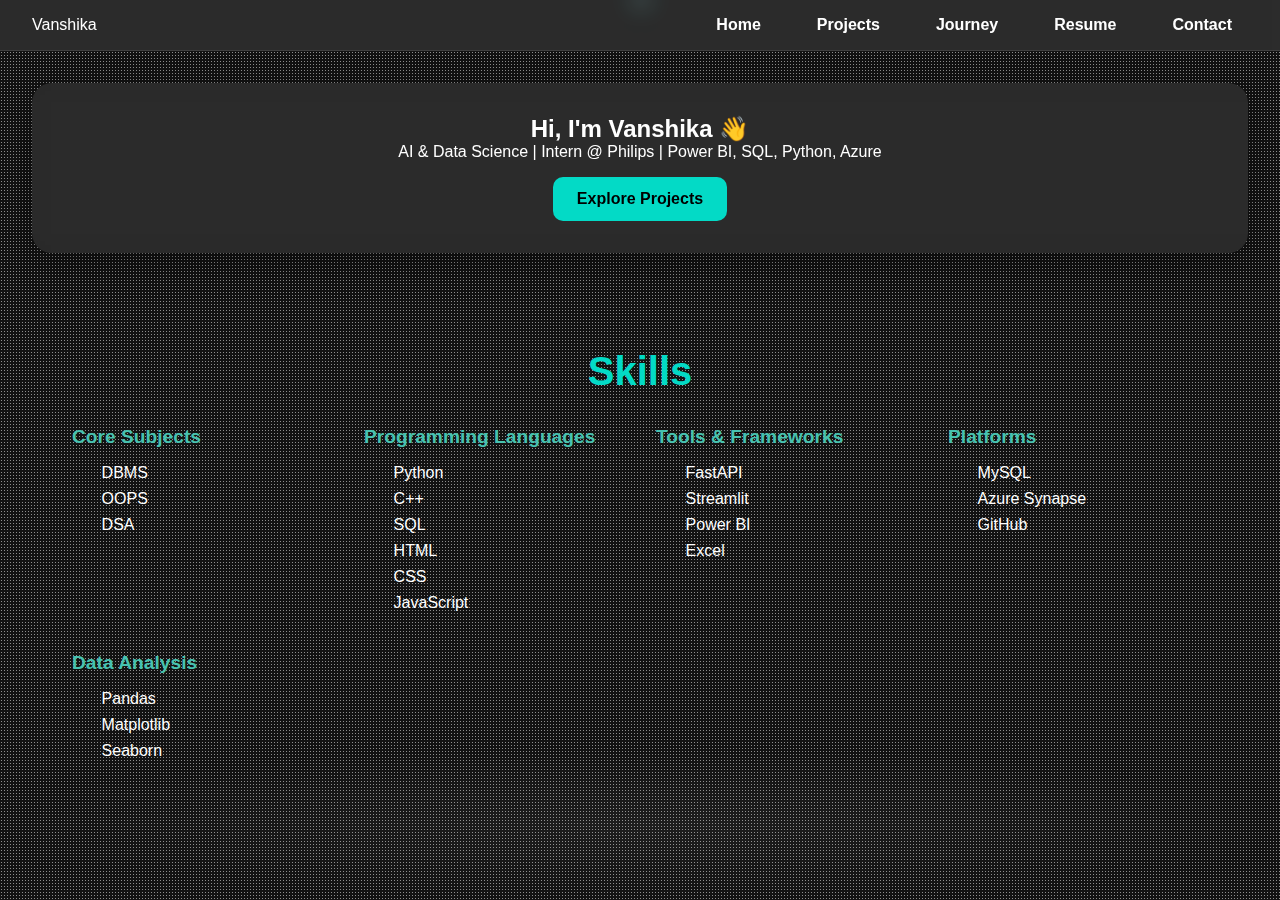
<file: index.html>
<!-- index.html -->
<!DOCTYPE html>
<html lang="en">
<head>
  <meta charset="UTF-8" />
  <meta name="viewport" content="width=device-width, initial-scale=1.0" />
  <title>Vanshika | Portfolio</title>
  <link rel="stylesheet" href="css/style.css" />
</head>
<body>
  <header>
 <nav>
  <div class="logo">Vanshika</div>
  <div class="menu-toggle" id="menu-toggle">
    <i class="fas fa-bars"></i>
  </div>
  <ul class="nav-links" id="nav-links">
    <li><a href="index.html">Home</a></li>
    <li><a href="projects.html">Projects</a></li>
    <li><a href="journey.html">Journey</a></li>
    <li><a href="resume.html">Resume</a></li>
    <li><a href="contact.html">Contact</a></li>
  </ul>
</nav>

  </header>

  <section class="hero glass">
    <h2>Hi, I'm Vanshika 👋</h2>
    <p>AI & Data Science | Intern @ Philips | Power BI, SQL, Python, Azure</p>
    <a href="projects.html" class="btn">Explore Projects</a>
  </section>
  
 <section class="skills-section">
  <h1><i class="fas fa-tools"></i> Skills</h1>

  <div class="skills-container">
    <!-- Core Subjects -->
    <div class="skill-category">
      <h2><i class="fas fa-book-open"></i> Core Subjects</h2>
      <ul>
        <li><i class="fas fa-database"></i> DBMS</li>
        <li><i class="fas fa-cube"></i> OOPS</li>
        <li><i class="fas fa-code-branch"></i> DSA</li>
      </ul>
    </div>

    <!-- Programming Languages -->
    <div class="skill-category">
      <h2><i class="fas fa-code"></i> Programming Languages</h2>
      <ul>
        <li><i class="fab fa-python"></i> Python</li>
        <li><i class="fas fa-code"></i> C++</li>
        <li><i class="fas fa-database"></i> SQL</li>
        <li><i class="fab fa-html5"></i> HTML</li>
        <li><i class="fab fa-css3-alt"></i> CSS</li>
        <li><i class="fab fa-js"></i> JavaScript</li>
      </ul>
    </div>

    <!-- Tools & Frameworks -->
    <div class="skill-category">
      <h2><i class="fas fa-wrench"></i> Tools & Frameworks</h2>
      <ul>
        <li><i class="fas fa-bolt"></i> FastAPI</li>
        <li><i class="fas fa-stream"></i> Streamlit</li>
        <li><i class="fas fa-chart-bar"></i> Power BI</li>
        <li><i class="fab fa-microsoft"></i> Excel</li>
      </ul>
    </div>

    <!-- Platforms -->
    <div class="skill-category">
      <h2><i class="fas fa-cloud"></i> Platforms</h2>
      <ul>
        <li><i class="fas fa-database"></i> MySQL</li>
        <li><i class="fas fa-cloud-upload-alt"></i> Azure Synapse</li>
        <li><i class="fab fa-github"></i> GitHub</li>
      </ul>
    </div>

    <!-- Data Analysis Libraries -->
    <div class="skill-category">
      <h2><i class="fas fa-chart-line"></i> Data Analysis</h2>
      <ul>
        <li><i class="fas fa-table"></i> Pandas</li>
        <li><i class="fas fa-chart-area"></i> Matplotlib</li>
        <li><i class="fas fa-project-diagram"></i> Seaborn</li>
      </ul>
    </div>
  </div>
</section>



  <script src="main.js"></script>
  <script>
  const toggle = document.getElementById('menu-toggle');
  const navLinks = document.getElementById('nav-links');

  toggle.addEventListener('click', () => {
    navLinks.classList.toggle('active');
    toggle.querySelector('i').classList.toggle('fa-times');
    toggle.querySelector('i').classList.toggle('fa-bars');
  });
</script>

</body>
</html>
</file>
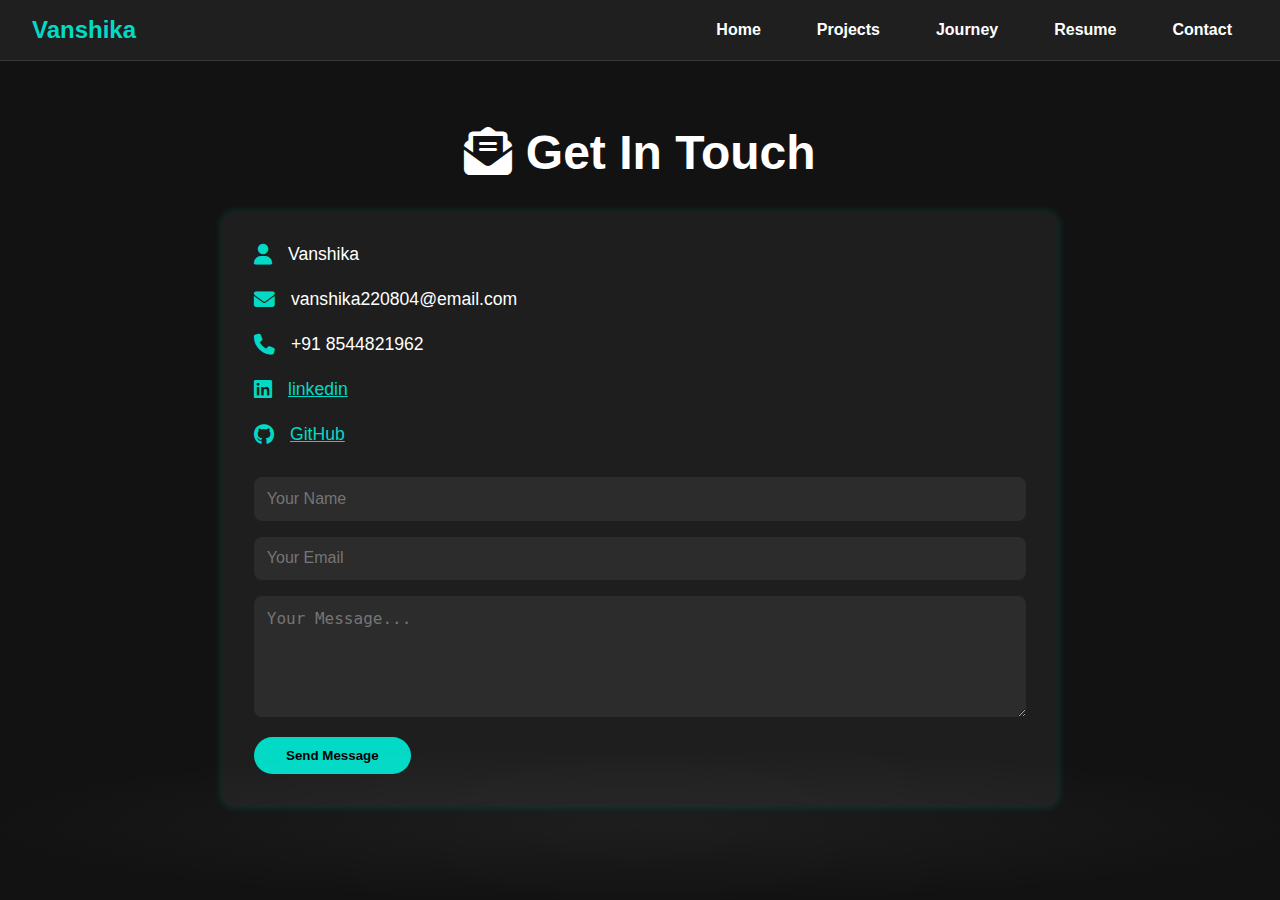
<file: contact.html>
<!DOCTYPE html>
<html lang="en">
<head>
  <meta charset="UTF-8" />
  <meta name="viewport" content="width=device-width, initial-scale=1.0" />
  <title>Contact | Vanshika</title>
  <link rel="stylesheet" href="css/style.css" />
  <link rel="stylesheet" href="https://cdnjs.cloudflare.com/ajax/libs/font-awesome/6.4.0/css/all.min.css" />
  <style>
    body {
      background: #121212;
      color: #fff;
      font-family: 'Segoe UI', sans-serif;
    }

    nav {
      background: #1f1f1f;
      padding: 1rem 2rem;
      display: flex;
      justify-content: space-between;
      align-items: center;
    }

    nav .logo {
      font-size: 1.5rem;
      font-weight: bold;
      color: #03dac6;
    }

    nav ul {
      list-style: none;
      display: flex;
      gap: 1.5rem;
    }

    nav ul li a {
      color: white;
      text-decoration: none;
      font-size: 1rem;
    }

    nav ul li a.active,
    nav ul li a:hover {
      color: #03dac6;
    }

    .contact-section {
      max-width: 900px;
      margin: auto;
      padding: 4rem 2rem;
    }

    .contact-section h1 {
      font-size: 3rem;
      text-align: center;
      margin-bottom: 2rem;
    }

    .contact-container {
      background: #1e1e1e;
      padding: 2rem;
      border-radius: 12px;
      box-shadow: 0 0 10px rgba(3, 218, 198, 0.2);
    }

    .contact-details {
      display: flex;
      flex-direction: column;
      gap: 1.5rem;
    }

    .contact-details div {
      display: flex;
      align-items: center;
      gap: 1rem;
      font-size: 1.1rem;
    }

    .contact-details div i {
      color: #03dac6;
      font-size: 1.3rem;
    }

    .contact-form {
      margin-top: 2rem;
    }

    .contact-form input,
    .contact-form textarea {
      width: 100%;
      padding: 0.8rem;
      margin-bottom: 1rem;
      border: none;
      border-radius: 8px;
      background: #2c2c2c;
      color: white;
      font-size: 1rem;
    }

    .contact-form button {
      background: #03dac6;
      border: none;
      padding: 0.7rem 2rem;
      border-radius: 25px;
      font-weight: bold;
      cursor: pointer;
      color: #000;
      transition: background 0.3s ease;
    }

    .contact-form button:hover {
      background: #00b3a1;
    }
  </style>
</head>
<body>

 <nav>
  <div class="logo">Vanshika</div>
  <div class="menu-toggle" id="menu-toggle">
    <i class="fas fa-bars"></i>
  </div>
  <ul class="nav-links" id="nav-links">
    <li><a href="index.html">Home</a></li>
    <li><a href="projects.html">Projects</a></li>
    <li><a href="journey.html">Journey</a></li>
    <li><a href="resume.html">Resume</a></li>
    <li><a href="contact.html">Contact</a></li>
  </ul>
</nav>


  <section class="contact-section">
    <h1><i class="fas fa-envelope-open-text"></i> Get In Touch</h1>

    <div class="contact-container">
      <div class="contact-details">
        <div><i class="fas fa-user"></i> Vanshika </div>
        <div><i class="fas fa-envelope"></i> vanshika220804@email.com</div>
        <div><i class="fas fa-phone"></i> +91 8544821962</div>
        <div><i class="fab fa-linkedin"></i> <a href="https://linkedin.com/in/vanshika008" target="_blank" style="color: #03dac6;">linkedin</a></div>
        <div><i class="fab fa-github"></i> <a href="https://github.com/vanshu03" target="_blank" style="color: #03dac6;">GitHub</a></div>
      </div>

      <form class="contact-form" action="mailto:vanshika220804@email.com" method="POST" enctype="text/plain">
        <input type="text" name="name" placeholder="Your Name" required />
        <input type="email" name="email" placeholder="Your Email" required />
        <textarea name="message" rows="5" placeholder="Your Message..." required></textarea>
        <button type="submit">Send Message</button>
      </form>
    </div>
  </section>
<script>
  const toggle = document.getElementById('menu-toggle');
  const navLinks = document.getElementById('nav-links');

  toggle.addEventListener('click', () => {
    navLinks.classList.toggle('active');
    toggle.querySelector('i').classList.toggle('fa-times');
    toggle.querySelector('i').classList.toggle('fa-bars');
  });
</script>

</body>
</html>
</file>
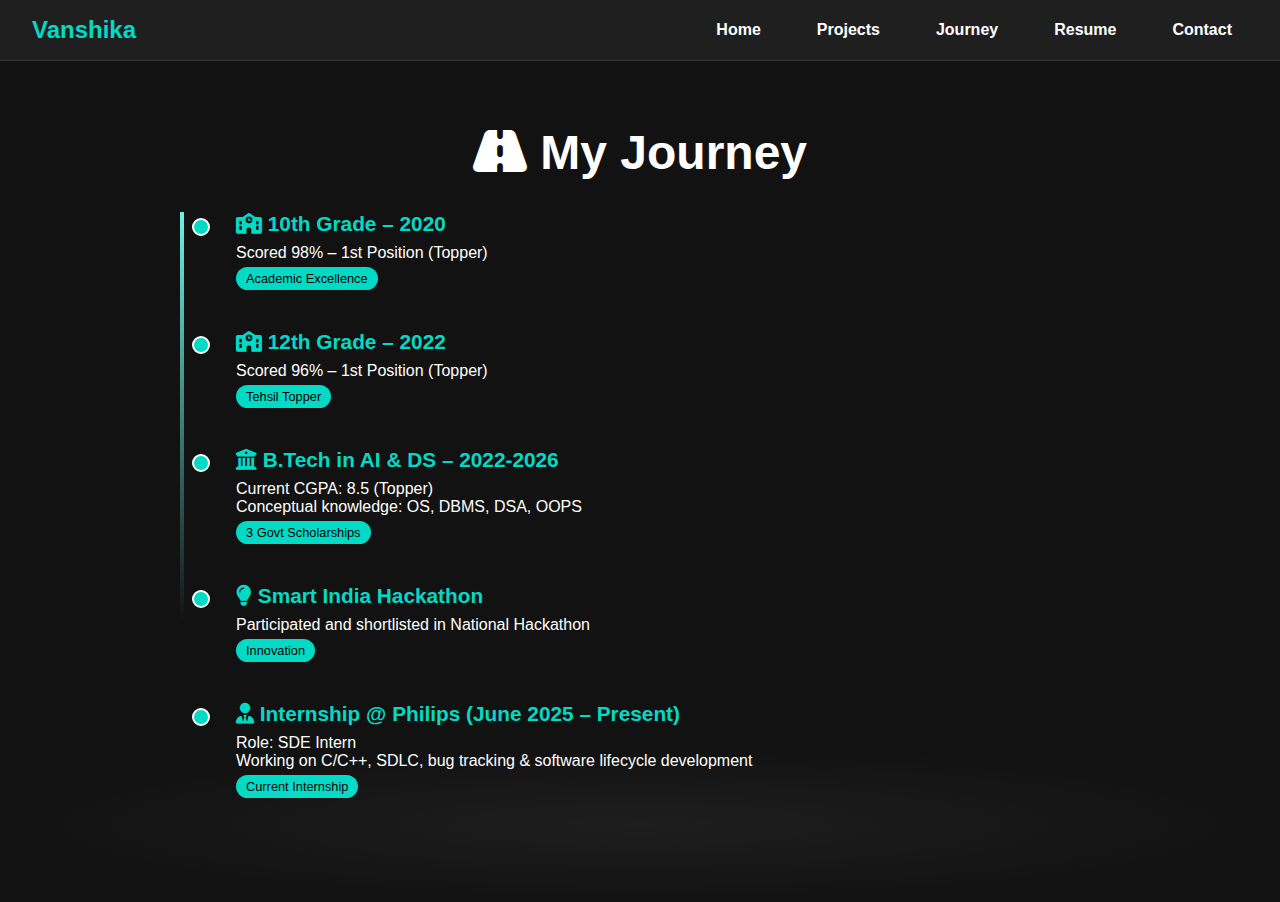
<file: journey.html>
<!DOCTYPE html>
<html lang="en">
<head>
  <meta charset="UTF-8" />
  <meta name="viewport" content="width=device-width, initial-scale=1.0" />
  <title>My Journey | Vanshika</title>
  <link rel="stylesheet" href="css/style.css" />
  <link rel="stylesheet" href="https://cdnjs.cloudflare.com/ajax/libs/font-awesome/6.4.0/css/all.min.css" />
  <style>
    .journey-section {
      max-width: 1000px;
      margin: auto;
      padding: 4rem 2rem;
    }
    .journey-section h1 {
      text-align: center;
      font-size: 3rem;
      margin-bottom: 2rem;
    }

    .timeline {
      position: relative;
      margin: 2rem 0;
      padding-left: 2rem;
    }

    .timeline::before {
      content: '';
      position: absolute;
      top: 0;
      left: 8px;
      width: 4px;
      height: 100%;
      background: linear-gradient(to bottom, #6df1e4, transparent 70%);
      animation: growLine 3s ease-out forwards;
    }

    @keyframes growLine {
      0% { height: 0; }
      100% { height: 100%; }
    }

    .timeline-entry {
      margin-bottom: 2.5rem;
      position: relative;
      padding-left: 2rem;
      opacity: 0;
      transform: translateY(20px);
      transition: all 0.6s ease-out;
    }

    .timeline-entry.visible {
      opacity: 1;
      transform: translateY(0);
    }

    .timeline-entry::before {
      content: '';
      position: absolute;
      left: -12px;
      top: 6px;
      width: 14px;
      height: 14px;
      background: #03dac6;
      border-radius: 50%;
      border: 2px solid #fff;
    }

    .timeline-entry h3 {
      font-size: 1.3rem;
      margin-bottom: 0.5rem;
      color: #03dac6;
    }

    .timeline-entry p {
      margin: 0;
      color: #fff;
    }

    .badge {
      display: inline-block;
      background-color: #03dac6;
      color: #000;
      padding: 4px 10px;
      border-radius: 20px;
      font-size: 0.8rem;
      margin-top: 5px;
    }

    body {
      background: #121212;
      color: white;
      font-family: 'Segoe UI', sans-serif;
    }

    nav {
      background: #1f1f1f;
      padding: 1rem 2rem;
      display: flex;
      justify-content: space-between;
      align-items: center;
    }

    nav .logo {
      font-size: 1.5rem;
      font-weight: bold;
      color: #03dac6;
    }

    nav ul {
      list-style: none;
      display: flex;
      gap: 1.5rem;
    }

    nav ul li a {
      color: white;
      text-decoration: none;
      font-size: 1rem;
      position: relative;
    }

    nav ul li a.active,
    nav ul li a:hover {
      color: #03dac6;
    }
  </style>
</head>
<body>

 <nav>
  <div class="logo">Vanshika</div>
  <div class="menu-toggle" id="menu-toggle">
    <i class="fas fa-bars"></i>
  </div>
  <ul class="nav-links" id="nav-links">
    <li><a href="index.html">Home</a></li>
    <li><a href="projects.html">Projects</a></li>
    <li><a href="journey.html">Journey</a></li>
    <li><a href="resume.html">Resume</a></li>
    <li><a href="contact.html">Contact</a></li>
  </ul>
</nav>


  <section class="journey-section">
    <h1><i class="fas fa-road"></i> My Journey</h1>

    <div class="timeline">
      <div class="timeline-entry">
        <h3><i class="fas fa-school"></i> 10th Grade – 2020</h3>
        <p>Scored 98% – 1st Position (Topper)</p>
        <span class="badge">Academic Excellence</span>
      </div>

      <div class="timeline-entry">
        <h3><i class="fas fa-school"></i> 12th Grade – 2022</h3>
        <p>Scored 96% – 1st Position (Topper)</p>
        <span class="badge">Tehsil Topper</span>
      </div>

      <div class="timeline-entry">
        <h3><i class="fas fa-university"></i> B.Tech in AI & DS – 2022-2026</h3>
        <p>Current CGPA: 8.5 (Topper)<br>Conceptual knowledge: OS, DBMS, DSA, OOPS</p>
        <span class="badge">3 Govt Scholarships</span>
      </div>

      <div class="timeline-entry">
        <h3><i class="fas fa-lightbulb"></i> Smart India Hackathon</h3>
        <p>Participated and shortlisted in National Hackathon</p>
        <span class="badge">Innovation</span>
      </div>

      <div class="timeline-entry">
        <h3><i class="fas fa-user-tie"></i> Internship @ Philips (June 2025 – Present)</h3>
        <p>Role: SDE Intern<br>Working on C/C++, SDLC, bug tracking & software lifecycle development</p>
        <span class="badge">Current Internship</span>
      </div>
    </div>
  </section>

  <script>
    const entries = document.querySelectorAll('.timeline-entry');

    const observer = new IntersectionObserver((entriesObs) => {
      entriesObs.forEach(entry => {
        if (entry.isIntersecting) {
          entry.target.classList.add('visible');
        }
      });
    }, { threshold: 0.2 });

    entries.forEach(entry => observer.observe(entry));
  </script>
<script>
  const toggle = document.getElementById('menu-toggle');
  const navLinks = document.getElementById('nav-links');

  toggle.addEventListener('click', () => {
    navLinks.classList.toggle('active');
    toggle.querySelector('i').classList.toggle('fa-times');
    toggle.querySelector('i').classList.toggle('fa-bars');
  });
</script>

</body>
</html>
</file>
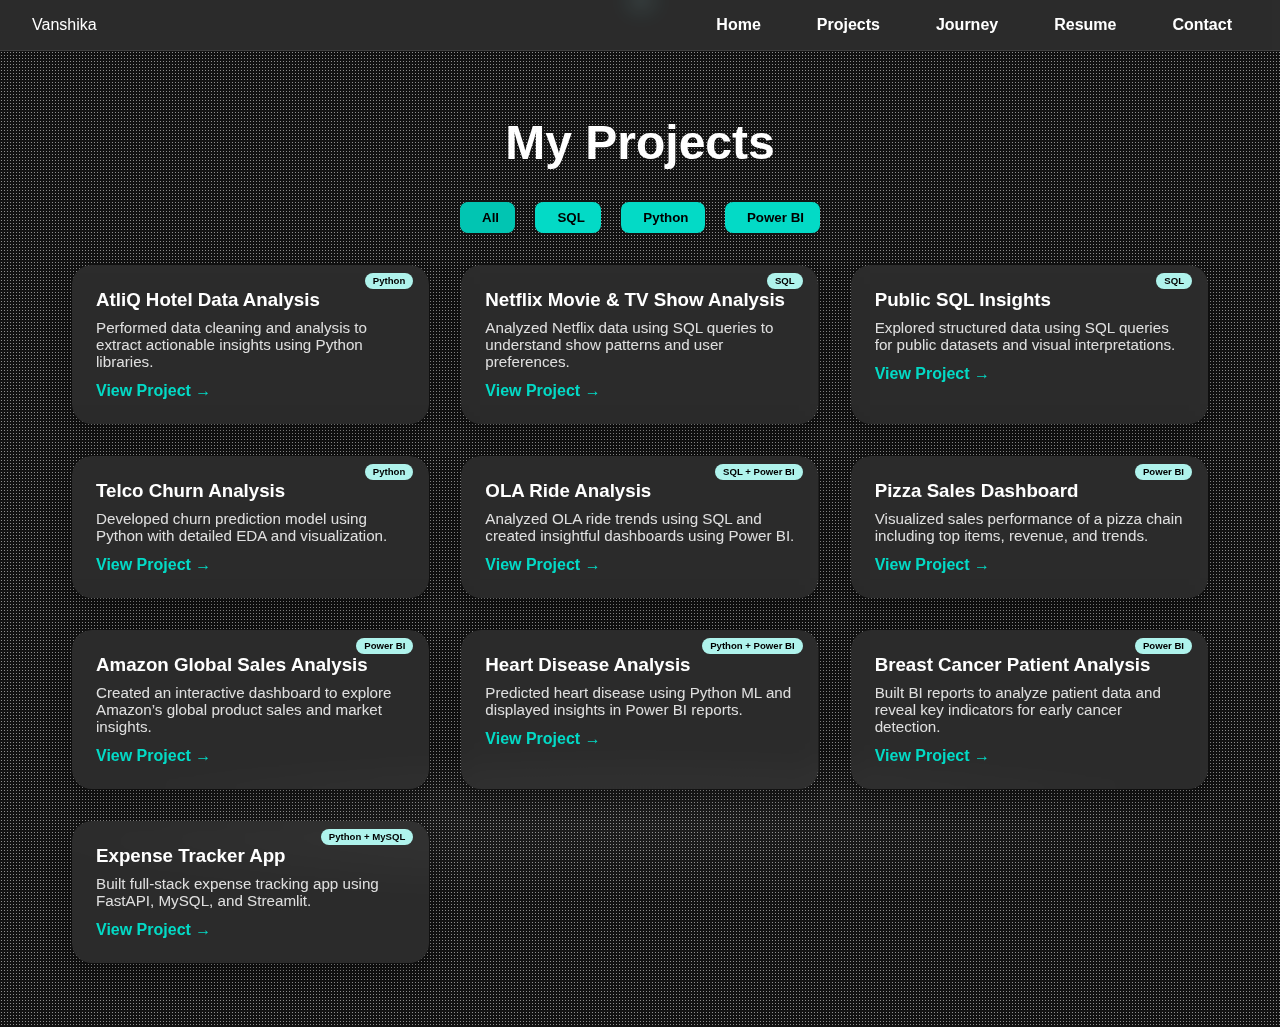
<file: projects.html>
<!DOCTYPE html>
<html lang="en">
<head>
  <meta charset="UTF-8" />
  <meta name="viewport" content="width=device-width, initial-scale=1.0" />
  <title>Projects | Vanshika</title>
  <link rel="stylesheet" href="css/style.css" />
  <link rel="stylesheet" href="https://cdnjs.cloudflare.com/ajax/libs/font-awesome/6.4.0/css/all.min.css" integrity="sha512-papLFNQ2W+lIUtP1Rh/x4yBt5+pY6A1KZ8tEx8BWT1lAwVR89r5z6XhDhBkzZNmq9RXDLzW2bD3RTeJWXrr4Zg==" crossorigin="anonymous" referrerpolicy="no-referrer" />
  <style>
    .projects-section {
      max-width: 1200px;
      margin: auto;
      padding: 4rem 2rem;
      position: relative;
      z-index: 1;
    }
    .projects-section h1 {
      font-size: 3rem;
      margin-bottom: 2rem;
      text-align: center;
    }
    .filters {
      text-align: center;
      margin-bottom: 2rem;
    }
    .filters button {
      background: #03dac6;
      border: none;
      color: #000;
      padding: 0.5rem 1rem;
      margin: 0 0.5rem;
      border-radius: 8px;
      cursor: pointer;
      font-weight: bold;
      transition: background 0.3s;
    }
    .filters button i {
      margin-right: 6px;
    }
    .filters button:hover,
    .filters button.active {
      background: #01c5b2;
    }
    .project-grid {
      display: grid;
      grid-template-columns: repeat(auto-fit, minmax(280px, 1fr));
      gap: 2rem;
    }
    .project-card {
      background: rgba(255, 255, 255, 0.05);
      border-radius: 20px;
      padding: 1.5rem;
      backdrop-filter: blur(10px);
      box-shadow: 0 8px 24px rgba(0, 0, 0, 0.3);
      transition: transform 0.3s, box-shadow 0.3s;
      position: relative;
      cursor: pointer;
    }
    .project-card:hover {
    transition: transform 0.4s ease, box-shadow 0.4s ease, border 0.4s ease;
    background: rgba(220, 220, 220, 0.436);
    }
    .project-card h3 {
      margin-bottom: 0.5rem;
    }
    .project-card p {
      font-size: 0.95rem;
      opacity: 0.85;
    }
    .project-card a {
      display: inline-block;
      margin-top: 0.75rem;
      color: #03dac6;
      font-weight: bold;
      text-decoration: none;
    }
    .project-card a:hover {
      text-decoration: underline;
      color: rgb(35, 34, 34);
    }
    .badge {
      position: absolute;
      top: 0.5rem;
      right: 1rem;
      background: #aff3ec;
      color: #000;
      font-size: 0.6rem;
      padding: 0.15rem 0.5rem;
      border-radius: 12px;
      font-weight: bold;
    }
    .hidden {
      display: none;
    }
  </style>
</head>
<body>
 <nav>
  <div class="logo">Vanshika</div>
  <div class="menu-toggle" id="menu-toggle">
    <i class="fas fa-bars"></i>
  </div>
  <ul class="nav-links" id="nav-links">
    <li><a href="index.html">Home</a></li>
    <li><a href="projects.html">Projects</a></li>
    <li><a href="journey.html">Journey</a></li>
    <li><a href="resume.html">Resume</a></li>
    <li><a href="contact.html">Contact</a></li>
  </ul>
</nav>


  <section class="projects-section">
    <h1>My Projects</h1>
    <div class="filters">
      <button class="filter-btn active" data-category="all"><i class="fas fa-layer-group"></i>All</button>
      <button class="filter-btn" data-category="sql"><i class="fas fa-database"></i>SQL</button>
      <button class="filter-btn" data-category="python"><i class="fab fa-python"></i>Python</button>
      <button class="filter-btn" data-category="powerbi"><i class="fas fa-chart-bar"></i>Power BI</button>
    </div>
    <div class="project-grid">
      <div class="project-card" data-category="python">
        <div class="badge">Python</div>
        <h3>AtliQ Hotel Data Analysis</h3>
        <p>Performed data cleaning and analysis to extract actionable insights using Python libraries.</p>
        <a href="https://github.com/vanshu03/AtliQ_Hotel_Data_Analysis" >View Project →</a>
      </div>
      <div class="project-card" data-category="sql">
        <div class="badge">SQL</div>
        <h3>Netflix Movie & TV Show Analysis</h3>
        <p>Analyzed Netflix data using SQL queries to understand show patterns and user preferences.</p>
        <a href="https://github.com/vanshu03/Netflix_Movie-TVshow-Analysis" >View Project →</a>
      </div>
      <div class="project-card" data-category="sql">
        <div class="badge">SQL</div>
        <h3>Public SQL Insights</h3>
        <p>Explored structured data using SQL queries for public datasets and visual interpretations.</p>
        <a href="https://github.com/vanshu03/Public" >View Project →</a>
      </div>
      <div class="project-card" data-category="python">
        <div class="badge">Python</div>
        <h3>Telco Churn Analysis</h3>
        <p>Developed churn prediction model using Python with detailed EDA and visualization.</p>
        <a href="https://github.com/vanshu03/Telco-Churn-Analysis">View Project →</a>
      </div>
      <div class="project-card" data-category="sql powerbi">
        <div class="badge">SQL + Power BI</div>
        <h3>OLA Ride Analysis</h3>
        <p>Analyzed OLA ride trends using SQL and created insightful dashboards using Power BI.</p>
        <a href="https://github.com/vanshu03/OLA_analysis">View Project →</a>
      </div>
      <div class="project-card" data-category="powerbi">
        <div class="badge">Power BI</div>
        <h3>Pizza Sales Dashboard</h3>
        <p>Visualized sales performance of a pizza chain including top items, revenue, and trends.</p>
        <a href="https://github.com/vanshu03/PizzaSales">View Project →</a>
      </div>
      <div class="project-card" data-category="powerbi">
        <div class="badge">Power BI</div>
        <h3>Amazon Global Sales Analysis</h3>
        <p>Created an interactive dashboard to explore Amazon’s global product sales and market insights.</p>
        <a href="https://github.com/vanshu03/Amazon-Global-Sales-Analysis">View Project →</a>
      </div>
      <div class="project-card" data-category="python powerbi">
        <div class="badge">Python + Power BI</div>
        <h3>Heart Disease Analysis</h3>
        <p>Predicted heart disease using Python ML and displayed insights in Power BI reports.</p>
        <a href="https://github.com/vanshu03/Heart_Disease_Analysis">View Project →</a>
      </div>
      <div class="project-card" data-category="powerbi">
        <div class="badge">Power BI</div>
        <h3>Breast Cancer Patient Analysis</h3>
        <p>Built BI reports to analyze patient data and reveal key indicators for early cancer detection.</p>
        <a href="https://github.com/vanshu03/Breast_cancer_patients_Analysis">View Project →</a>
      </div>
      <div class="project-card" data-category="python sql">
        <div class="badge">Python + MySQL</div>
        <h3>Expense Tracker App</h3>
        <p>Built full-stack expense tracking app using FastAPI, MySQL, and Streamlit.</p>
        <a href="https://github.com/vanshu03/Expense_Tracker">View Project →</a>
      </div>
    </div>
  </section>

  <script>
    const filterButtons = document.querySelectorAll(".filter-btn");
    const projectCards = document.querySelectorAll(".project-card");

    filterButtons.forEach(button => {
      button.addEventListener("click", () => {
        document.querySelector(".filter-btn.active").classList.remove("active");
        button.classList.add("active");

        const category = button.getAttribute("data-category");

        projectCards.forEach(card => {
          const categories = card.getAttribute("data-category").split(" ");
          if (category === "all" || categories.includes(category)) {
            card.classList.remove("hidden");
          } else {
            card.classList.add("hidden");
          }
        });
      });
    });
  </script>
  <script>
  const toggle = document.getElementById('menu-toggle');
  const navLinks = document.getElementById('nav-links');

  toggle.addEventListener('click', () => {
    navLinks.classList.toggle('active');
    toggle.querySelector('i').classList.toggle('fa-times');
    toggle.querySelector('i').classList.toggle('fa-bars');
  });
</script>

</body>
</html>
</file>
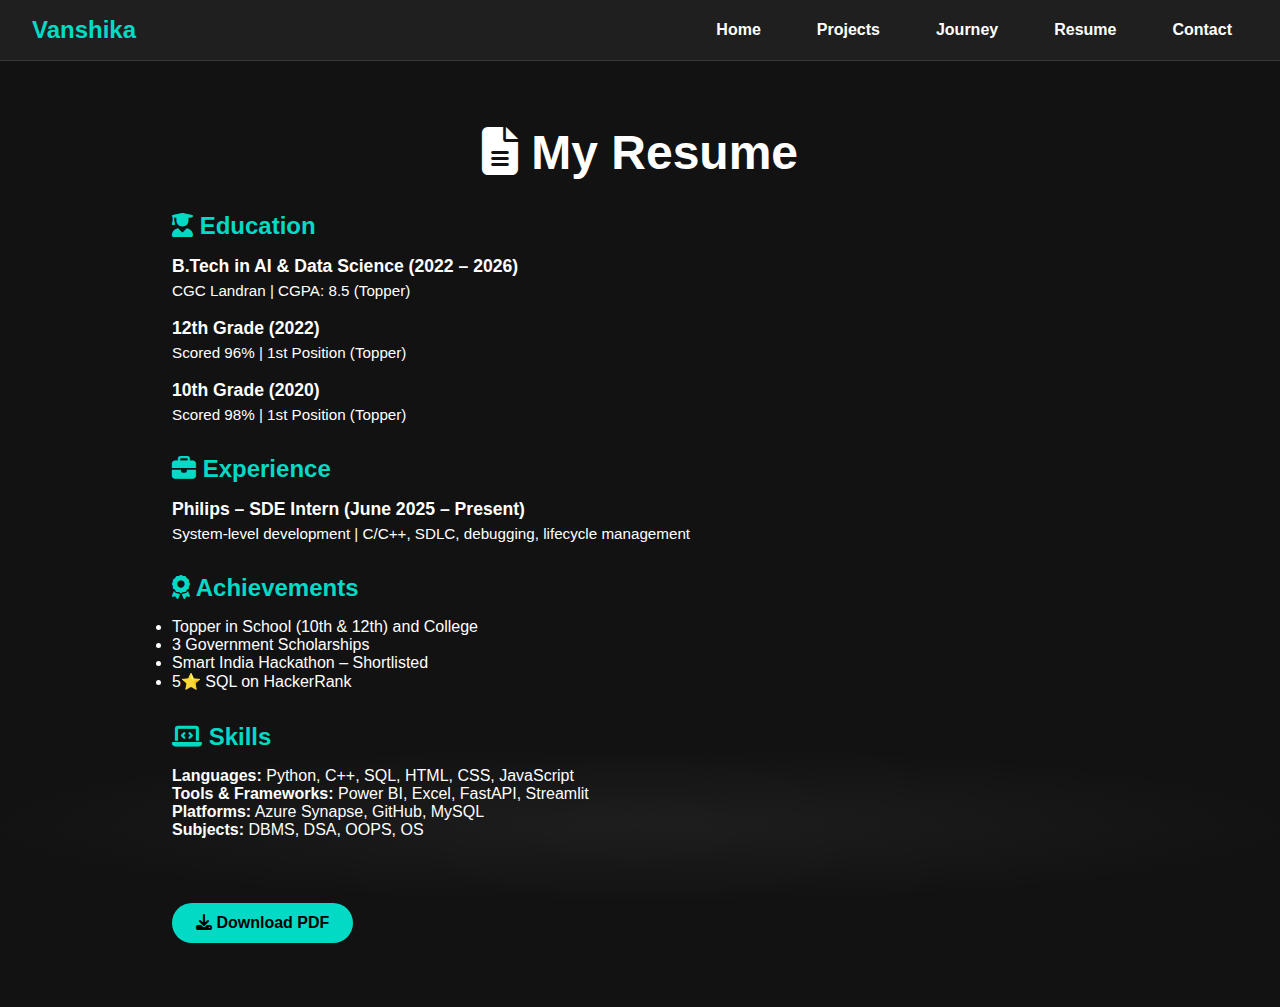
<file: resume.html>
<!DOCTYPE html>
<html lang="en">
<head>
  <meta charset="UTF-8" />
  <meta name="viewport" content="width=device-width, initial-scale=1.0" />
  <title>Resume | Vanshika</title>
  <link rel="stylesheet" href="css/style.css" />
  <link rel="stylesheet" href="https://cdnjs.cloudflare.com/ajax/libs/font-awesome/6.4.0/css/all.min.css" />
  <style>
    body {
      background: #121212;
      color: #fff;
      font-family: 'Segoe UI', sans-serif;
    }

    nav {
      background: #1f1f1f;
      padding: 1rem 2rem;
      display: flex;
      justify-content: space-between;
      align-items: center;
    }

    nav .logo {
      font-size: 1.5rem;
      font-weight: bold;
      color: #03dac6;
    }

    nav ul {
      list-style: none;
      display: flex;
      gap: 1.5rem;
    }

    nav ul li a {
      color: white;
      text-decoration: none;
      font-size: 1rem;
      position: relative;
    }

    nav ul li a.active,
    nav ul li a:hover {
      color: #03dac6;
    }

    .resume-container {
      max-width: 1000px;
      margin: auto;
      padding: 4rem 2rem;
    }

    .resume-container h1 {
      font-size: 3rem;
      text-align: center;
      margin-bottom: 2rem;
    }

    .resume-section {
      margin-bottom: 2rem;
    }

    .resume-section h2 {
      font-size: 1.5rem;
      margin-bottom: 1rem;
      color: #03dac6;
    }

    .resume-item {
      margin-bottom: 1.2rem;
    }

    .resume-item h3 {
      font-size: 1.1rem;
      margin-bottom: 0.3rem;
    }

    .resume-item p {
      margin: 0;
      font-size: 0.95rem;
    }

    .download-btn {
      display: inline-block;
      margin-top: 2rem;
      background: #03dac6;
      color: #000;
      padding: 0.7rem 1.5rem;
      border-radius: 30px;
      font-weight: bold;
      text-decoration: none;
      transition: 0.3s ease;
    }

    .download-btn:hover {
      background: #00c2b2;
    }
  </style>
</head>
<body>

  <nav>
  <div class="logo">Vanshika</div>
  <div class="menu-toggle" id="menu-toggle">
    <i class="fas fa-bars"></i>
  </div>
  <ul class="nav-links" id="nav-links">
    <li><a href="index.html">Home</a></li>
    <li><a href="projects.html">Projects</a></li>
    <li><a href="journey.html">Journey</a></li>
    <li><a href="resume.html">Resume</a></li>
    <li><a href="contact.html">Contact</a></li>
  </ul>
</nav>


  <div class="resume-container">
    <h1><i class="fas fa-file-alt"></i> My Resume</h1>

    <div class="resume-section">
      <h2><i class="fas fa-user-graduate"></i> Education</h2>
      <div class="resume-item">
        <h3>B.Tech in AI & Data Science (2022 – 2026)</h3>
        <p>CGC Landran | CGPA: 8.5 (Topper)</p>
      </div>
      <div class="resume-item">
        <h3>12th Grade (2022)</h3>
        <p>Scored 96% | 1st Position (Topper)</p>
      </div>
      <div class="resume-item">
        <h3>10th Grade (2020)</h3>
        <p>Scored 98% | 1st Position (Topper)</p>
      </div>
    </div>

    <div class="resume-section">
      <h2><i class="fas fa-briefcase"></i> Experience</h2>
      <div class="resume-item">
        <h3>Philips – SDE Intern (June 2025 – Present)</h3>
        <p>System-level development | C/C++, SDLC, debugging, lifecycle management</p>
      </div>
    </div>

    <div class="resume-section">
      <h2><i class="fas fa-award"></i> Achievements</h2>
      <ul>
        <li>Topper in School (10th & 12th) and College</li>
        <li>3 Government Scholarships</li>
        <li>Smart India Hackathon – Shortlisted</li>
        <li>5⭐ SQL on HackerRank</li>
      </ul>
    </div>

    <div class="resume-section">
      <h2><i class="fas fa-laptop-code"></i> Skills</h2>
      <p><strong>Languages:</strong> Python, C++, SQL, HTML, CSS, JavaScript</p>
      <p><strong>Tools & Frameworks:</strong> Power BI, Excel, FastAPI, Streamlit</p>
      <p><strong>Platforms:</strong> Azure Synapse, GitHub, MySQL</p>
      <p><strong>Subjects:</strong> DBMS, DSA, OOPS, OS</p>
    </div>

    <a href="Main resume.pdf.pdf.pdf" download class="download-btn">
      <i class="fas fa-download"></i> Download PDF
    </a>
  </div>
<script>
  const toggle = document.getElementById('menu-toggle');
  const navLinks = document.getElementById('nav-links');

  toggle.addEventListener('click', () => {
    navLinks.classList.toggle('active');
    toggle.querySelector('i').classList.toggle('fa-times');
    toggle.querySelector('i').classList.toggle('fa-bars');
  });
</script>

</body>
</html>
</file>
<file: css/style.css>
/* css/style.css */
* {
  margin: 0;
  padding: 0;
  box-sizing: border-box;
}
/* Base nav styles */
nav {
  display: flex;
  justify-content: space-between;
  align-items: center;
  padding: 1.2rem 2rem;
  background: rgba(255, 255, 255, 0.05);
  backdrop-filter: blur(10px);
  position: sticky;
  top: 0;
  z-index: 1000;
}

.nav-links {
  display: flex;
  gap: 1.5rem;
  list-style: none;
}

.menu-toggle {
  display: none;
  cursor: pointer;
  font-size: 1.8rem;
  color: #fff;
}

/* Mobile nav */
@media (max-width: 768px) {
  .nav-links {
    position: absolute;
    top: 70px;
    left: 0;
    background-color: #121212;
    width: 100%;
    flex-direction: column;
    align-items: center;
    display: none;
    gap: 1rem;
    padding: 1rem 0;
  }

  .nav-links.active {
    display: flex;
  }

  .menu-toggle {
    display: block;
  }
}

body {
  font-family: 'Segoe UI', sans-serif;
  background: #121212;
  color: #fff;
  overflow-x: hidden;
  background-image: radial-gradient(#ffffff66 1px, transparent 1px), radial-gradient(#ffffff33 1px, transparent 1px);
  background-size: 3px 3px;
  position: relative;
}

/* Shooting star animation */
body::before {
  content: '';
  position: absolute;
  width: 2px;
  height: 100px;
  background: linear-gradient(0deg, transparent, #fff);
  animation: shooting 4s linear infinite;
  top: -100px;
  left: 50vw;
  opacity: 0.8;
  z-index: 0;
  box-shadow: 0 0 10px 2px #fff, 0 0 20px 4px #00f2ff66;
}

@keyframes shooting {
  0% {
    transform: translate(0, 0) rotate(45deg);
    opacity: 0.8;
  }
  100% {
    transform: translate(-600px, 600px) rotate(45deg);
    opacity: 0;
  }
}

/* Smoke effect at bottom */
body::after {
  content: '';
  position: fixed;
  bottom: 0;
  left: 0;
  width: 100%;
  height: 150px;
  background: radial-gradient(ellipse at center, rgba(255,255,255,0.05) 0%, rgba(255,255,255,0) 80%);
  background-repeat: repeat-x;
  animation: smoke-move 5s infinite linear;
  z-index: 0;
  pointer-events: none;
}

@keyframes smoke-move {
  0% {
    background-position: 0 bottom;
  }
  100% {
    background-position: 1000px bottom;
  }
}

nav {
  display: flex;
  justify-content: space-between;
  padding: 1rem 2rem;
  background: rgba(255, 255, 255, 0.05);
  backdrop-filter: blur(10px);
  border-bottom: 1px solid rgba(255, 255, 255, 0.1);
  z-index: 1;
  position: relative;
}
nav ul {
  list-style: none;
  display: flex;
  gap: 1rem;
}
nav a {
  color: #fff;
  text-decoration: none;
  font-weight: bold;
}
nav ul li a {
  position: relative;
  color: #ffffff;
  padding: 0.5rem 1rem;
  text-decoration: none;
  transition: all 0.3s ease;
}

nav ul li a:hover {
  color: #03dac6;
  transform: translateY(-2px);
}

nav ul li a::after {
  content: "";
  position: absolute;
  bottom: 0;
  left: 10%;
  width: 80%;
  height: 2px;
  background-color: #03dac6;
  transform: scaleX(0);
  transform-origin: center;
  transition: transform 0.3s ease-in-out;
}

nav ul li a:hover::after {
  transform: scaleX(1);
}

.hero {
  text-align: center;
  padding: 5rem 2rem;
  position: relative;
  z-index: 1;
}
.glass {
  background: rgba(255, 255, 255, 0.05);
  border-radius: 20px;
  padding: 2rem;
  margin: 2rem;
  backdrop-filter: blur(10px);
  box-shadow: 0 8px 32px rgba(0, 0, 0, 0.37);
}
.btn {
  background: #03dac6;
  color: #000;
  padding: 0.8rem 1.5rem;
  border-radius: 10px;
  text-decoration: none;
  font-weight: bold;
  transition: transform 0.3s;
  display: inline-block;
  margin-top: 1rem;
}
.btn:hover {
  transform: scale(1.05);
}
.skills-section {
  padding: 4rem 2rem;
  max-width: 1200px;
  margin: auto;
  color: #fff;
}

.skills-section h1 {
  font-size: 2.5rem;
  text-align: center;
  margin-bottom: 2rem;
  color: #03dac6;
}

.skills-container {
  display: grid;
  grid-template-columns: repeat(auto-fit, minmax(260px, 1fr));
  gap: 2rem;
}

.skill-category h2 {
  font-size: 1.2rem;
  margin-bottom: 1rem;
  color: #47c2b0;
}

.skill-category ul {
  list-style: none;
  padding: 0;
}

.skill-category li {
  font-size: 1rem;
  margin: 0.5rem 0;
  display: flex;
  align-items: center;
  gap: 0.6rem;
}

.skill-category li i {
  color: #03dac6;
  min-width: 20px;
}
</file>
